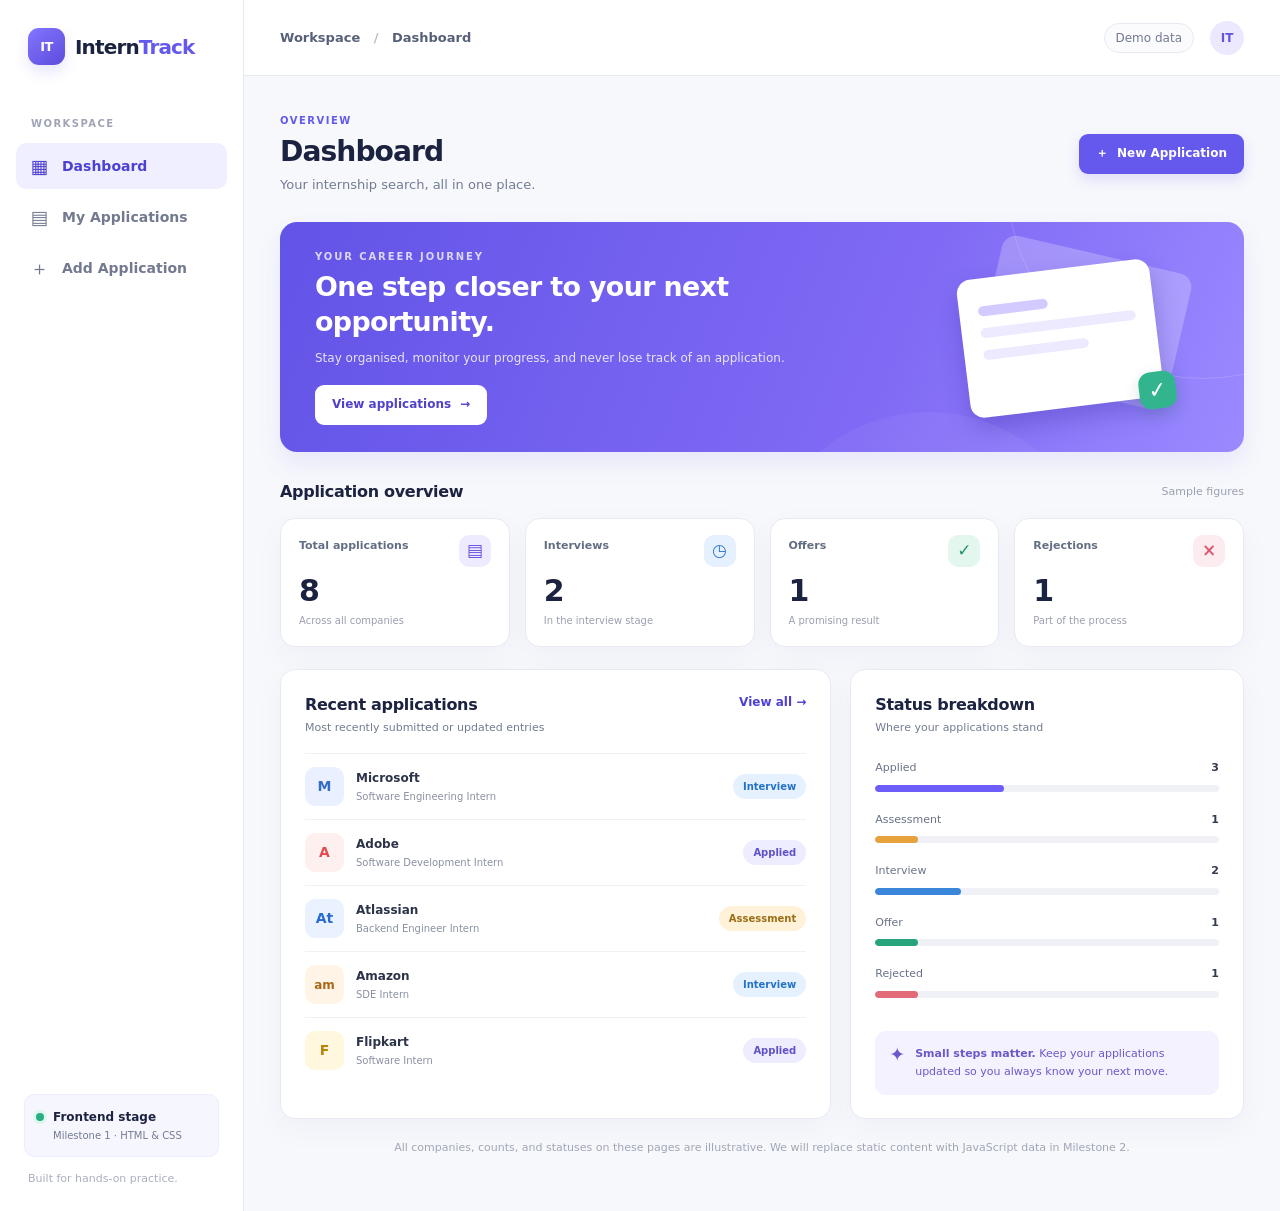
<file: index.html>
<!doctype html>
<html lang="en">
  <head>
    <meta charset="UTF-8" />
    <meta name="viewport" content="width=device-width, initial-scale=1.0" />
    <meta
      name="description"
      content="InternTrack — a simple internship application tracker."
    />
    <title>Dashboard | InternTrack</title>
    <link rel="stylesheet" href="css/style.css" />
  </head>
  <body>
    <div class="app-shell">
      <!-- Shared sidebar: keep the same links on every page. -->
      <aside class="sidebar">
        <a class="brand" href="index.html" aria-label="InternTrack home">
          <span class="brand-mark" aria-hidden="true">IT</span>
          <span>Intern<span class="brand-accent">Track</span></span>
        </a>
        <p class="nav-label">WORKSPACE</p>
        <nav class="side-nav" aria-label="Main navigation">
          <a class="nav-link active" href="index.html" aria-current="page"
            ><span class="nav-symbol" aria-hidden="true">▦</span> Dashboard</a
          >
          <a class="nav-link" href="applications.html"
            ><span class="nav-symbol" aria-hidden="true">▤</span> My
            Applications</a
          >
          <a class="nav-link" href="application-form.html"
            ><span class="nav-symbol" aria-hidden="true">＋</span> Add
            Application</a
          >
        </nav>
        <div class="sidebar-bottom">
          <div class="learning-card">
            <span class="learning-dot"></span>
            <div>
              <strong>Frontend stage</strong>
              <p>Milestone 1 · HTML &amp; CSS</p>
            </div>
          </div>
          <p class="sidebar-note">Built for hands-on practice.</p>
        </div>
      </aside>

      <div class="main-area">
        <header class="topbar">
          <p class="breadcrumb">Workspace <span>/</span> Dashboard</p>
          <div class="topbar-right">
            <span class="demo-indicator">Demo data</span>
            <div class="avatar" aria-label="Sample user avatar">IT</div>
          </div>
        </header>

        <main class="page-content">
          <div class="page-heading">
            <div>
              <p class="eyebrow">OVERVIEW</p>
              <h1>Dashboard</h1>
              <p class="page-subtitle">
                Your internship search, all in one place.
              </p>
            </div>
            <a class="btn btn-primary" href="application-form.html"
              ><span aria-hidden="true">＋</span> New Application</a
            >
          </div>

          <section class="hero-banner" aria-labelledby="hero-title">
            <div class="hero-content">
              <p class="hero-overline">YOUR CAREER JOURNEY</p>
              <h2 id="hero-title">One step closer to your next opportunity.</h2>
              <p>
                Stay organised, monitor your progress, and never lose track of
                an application.
              </p>
              <a class="btn btn-light" href="applications.html"
                >View applications <span aria-hidden="true">→</span></a
              >
            </div>
            <div class="hero-decor" aria-hidden="true">
              <div class="decor-card decor-card-back"></div>
              <div class="decor-card decor-card-front">
                <div class="decor-line decor-line-short"></div>
                <div class="decor-line"></div>
                <div class="decor-line decor-line-medium"></div>
                <div class="decor-chip">✓</div>
              </div>
            </div>
          </section>

          <section aria-labelledby="stats-title">
            <div class="section-header">
              <h2 id="stats-title">Application overview</h2>
              <span class="section-hint">Sample figures</span>
            </div>
            <div class="stats-grid">
              <article class="stat-card">
                <div class="stat-top">
                  <span>Total applications</span
                  ><span class="stat-icon stat-icon-violet" aria-hidden="true"
                    >▤</span
                  >
                </div>
                <p class="stat-number">8</p>
                <p class="stat-foot">Across all companies</p>
              </article>
              <article class="stat-card">
                <div class="stat-top">
                  <span>Interviews</span
                  ><span class="stat-icon stat-icon-blue" aria-hidden="true"
                    >◷</span
                  >
                </div>
                <p class="stat-number">2</p>
                <p class="stat-foot">In the interview stage</p>
              </article>
              <article class="stat-card">
                <div class="stat-top">
                  <span>Offers</span
                  ><span class="stat-icon stat-icon-green" aria-hidden="true"
                    >✓</span
                  >
                </div>
                <p class="stat-number">1</p>
                <p class="stat-foot">A promising result</p>
              </article>
              <article class="stat-card">
                <div class="stat-top">
                  <span>Rejections</span
                  ><span class="stat-icon stat-icon-red" aria-hidden="true"
                    >×</span
                  >
                </div>
                <p class="stat-number">1</p>
                <p class="stat-foot">Part of the process</p>
              </article>
            </div>
          </section>

          <div class="dashboard-grid">
            <section class="panel" aria-labelledby="recent-title">
              <div class="panel-heading">
                <div>
                  <h2 id="recent-title">Recent applications</h2>
                  <p>Most recently submitted or updated entries</p>
                </div>
                <a class="subtle-link" href="applications.html"
                  >View all <span aria-hidden="true">→</span></a
                >
              </div>
              <div class="recent-list">
                <div class="recent-row">
                  <div class="company-icon icon-ms">M</div>
                  <div class="recent-details">
                    <strong>Microsoft</strong
                    ><span>Software Engineering Intern</span>
                  </div>
                  <span class="status status-interview">Interview</span>
                </div>
                <div class="recent-row">
                  <div class="company-icon icon-adobe">A</div>
                  <div class="recent-details">
                    <strong>Adobe</strong
                    ><span>Software Development Intern</span>
                  </div>
                  <span class="status status-applied">Applied</span>
                </div>
                <div class="recent-row">
                  <div class="company-icon icon-atlassian">At</div>
                  <div class="recent-details">
                    <strong>Atlassian</strong
                    ><span>Backend Engineer Intern</span>
                  </div>
                  <span class="status status-assessment">Assessment</span>
                </div>
                <div class="recent-row">
                  <div class="company-icon icon-amazon">am</div>
                  <div class="recent-details">
                    <strong>Amazon</strong><span>SDE Intern</span>
                  </div>
                  <span class="status status-interview">Interview</span>
                </div>
                <div class="recent-row">
                  <div class="company-icon icon-flipkart">F</div>
                  <div class="recent-details">
                    <strong>Flipkart</strong><span>Software Intern</span>
                  </div>
                  <span class="status status-applied">Applied</span>
                </div>
              </div>
            </section>

            <section
              class="panel progress-panel"
              aria-labelledby="progress-title"
            >
              <div class="panel-heading">
                <div>
                  <h2 id="progress-title">Status breakdown</h2>
                  <p>Where your applications stand</p>
                </div>
              </div>
              <div class="progress-list">
                <div class="progress-item">
                  <div class="progress-line">
                    <span>Applied</span><strong>3</strong>
                  </div>
                  <div class="progress-track">
                    <span style="width: 37.5%; background: #6d5efc"></span>
                  </div>
                </div>
                <div class="progress-item">
                  <div class="progress-line">
                    <span>Assessment</span><strong>1</strong>
                  </div>
                  <div class="progress-track">
                    <span style="width: 12.5%; background: #e6a23c"></span>
                  </div>
                </div>
                <div class="progress-item">
                  <div class="progress-line">
                    <span>Interview</span><strong>2</strong>
                  </div>
                  <div class="progress-track">
                    <span style="width: 25%; background: #3a86db"></span>
                  </div>
                </div>
                <div class="progress-item">
                  <div class="progress-line">
                    <span>Offer</span><strong>1</strong>
                  </div>
                  <div class="progress-track">
                    <span style="width: 12.5%; background: #27a47b"></span>
                  </div>
                </div>
                <div class="progress-item">
                  <div class="progress-line">
                    <span>Rejected</span><strong>1</strong>
                  </div>
                  <div class="progress-track">
                    <span style="width: 12.5%; background: #e16b78"></span>
                  </div>
                </div>
              </div>
              <div class="tip-box">
                <span aria-hidden="true">✦</span>
                <p>
                  <strong>Small steps matter.</strong> Keep your applications
                  updated so you always know your next move.
                </p>
              </div>
            </section>
          </div>
          <p class="sample-note">
            All companies, counts, and statuses on these pages are illustrative.
            We will replace static content with JavaScript data in Milestone 2.
          </p>
        </main>
      </div>
    </div>
  </body>
</html>
</file>
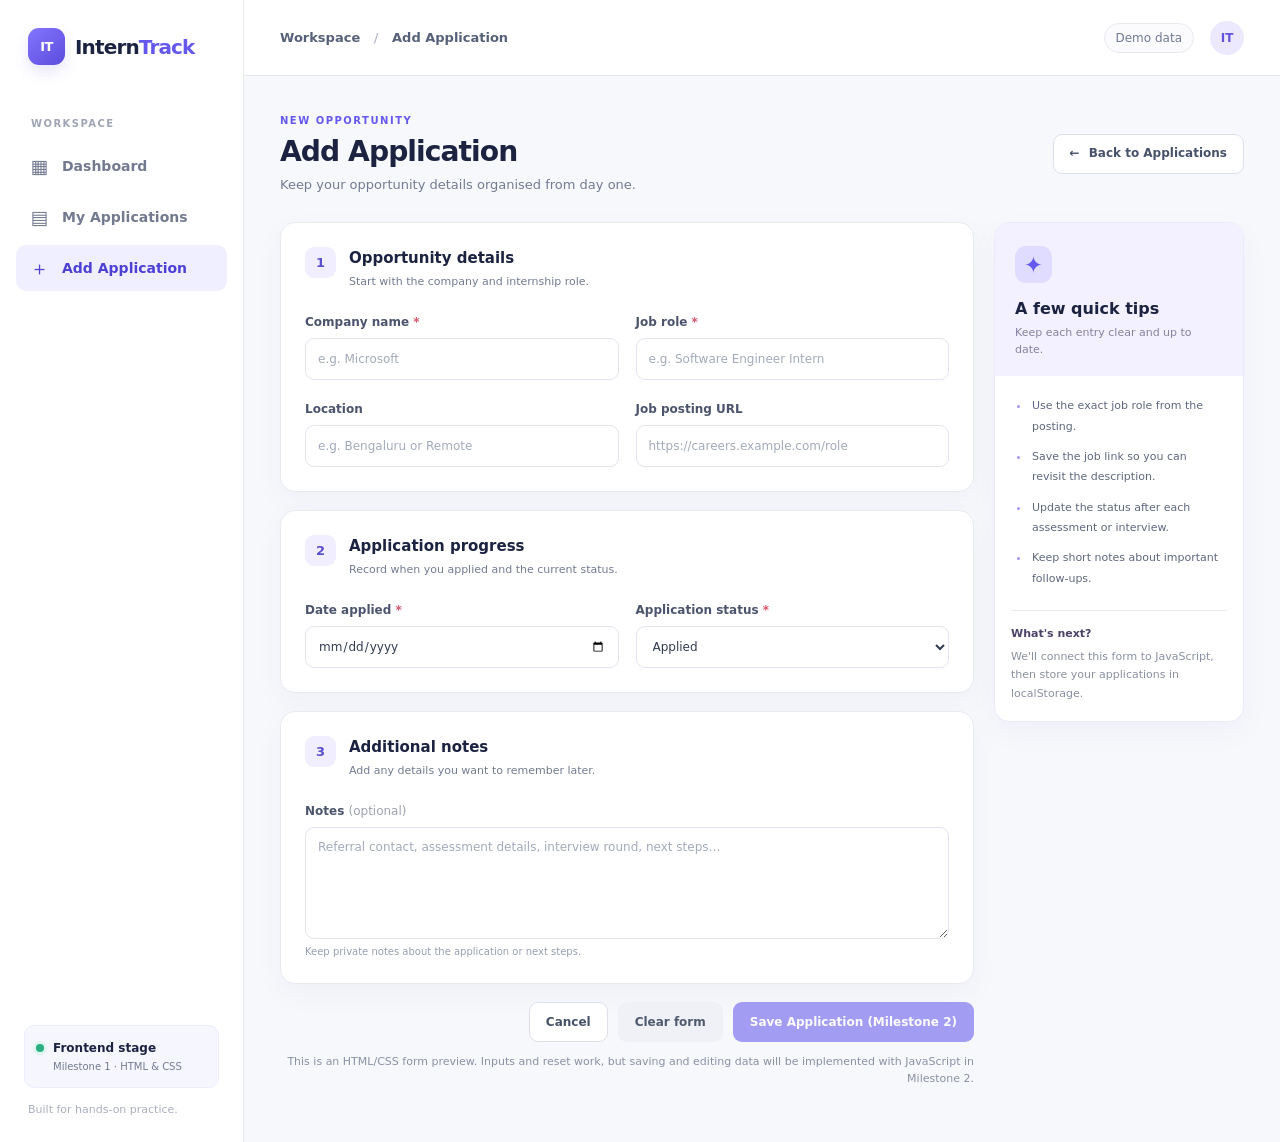
<file: application-form.html>
<!doctype html>
<html lang="en">
  <head>
    <meta charset="UTF-8" />
    <meta name="viewport" content="width=device-width, initial-scale=1.0" />
    <meta
      name="description"
      content="Add a new internship application to InternTrack."
    />
    <title>Add Application | InternTrack</title>
    <link rel="stylesheet" href="css/style.css" />
  </head>
  <body>
    <div class="app-shell">
      <aside class="sidebar">
        <a class="brand" href="index.html" aria-label="InternTrack home"
          ><span class="brand-mark" aria-hidden="true">IT</span
          ><span>Intern<span class="brand-accent">Track</span></span></a
        >
        <p class="nav-label">WORKSPACE</p>
        <nav class="side-nav" aria-label="Main navigation">
          <a class="nav-link" href="index.html"
            ><span class="nav-symbol" aria-hidden="true">▦</span> Dashboard</a
          >
          <a class="nav-link" href="applications.html"
            ><span class="nav-symbol" aria-hidden="true">▤</span> My
            Applications</a
          >
          <a
            class="nav-link active"
            href="application-form.html"
            aria-current="page"
            ><span class="nav-symbol" aria-hidden="true">＋</span> Add
            Application</a
          >
        </nav>
        <div class="sidebar-bottom">
          <div class="learning-card">
            <span class="learning-dot"></span>
            <div>
              <strong>Frontend stage</strong>
              <p>Milestone 1 · HTML &amp; CSS</p>
            </div>
          </div>
          <p class="sidebar-note">Built for hands-on practice.</p>
        </div>
      </aside>

      <div class="main-area">
        <header class="topbar">
          <p class="breadcrumb">Workspace <span>/</span> Add Application</p>
          <div class="topbar-right">
            <span class="demo-indicator">Demo data</span>
            <div class="avatar" aria-label="Sample user avatar">IT</div>
          </div>
        </header>
        <main class="page-content form-page">
          <div class="page-heading">
            <div>
              <p class="eyebrow">NEW OPPORTUNITY</p>
              <h1>Add Application</h1>
              <p class="page-subtitle">
                Keep your opportunity details organised from day one.
              </p>
            </div>
            <a class="btn btn-outline" href="applications.html"
              ><span aria-hidden="true">←</span> Back to Applications</a
            >
          </div>

          <div class="form-layout">
            <!-- The form is visually complete, but saving requires JavaScript (Milestone 2). -->
            <form
              id="application-form"
              class="application-form"
              autocomplete="on"
            >
              <section
                class="panel form-section"
                aria-labelledby="job-info-title"
              >
                <div class="form-section-title">
                  <span class="step-mark">1</span>
                  <div>
                    <h2 id="job-info-title">Opportunity details</h2>
                    <p>Start with the company and internship role.</p>
                  </div>
                </div>
                <div class="form-grid">
                  <div class="form-field">
                    <label for="company-name"
                      >Company name <span class="required">*</span></label
                    ><input
                      id="company-name"
                      name="company"
                      type="text"
                      placeholder="e.g. Microsoft"
                      required
                    />
                  </div>
                  <div class="form-field">
                    <label for="job-role"
                      >Job role <span class="required">*</span></label
                    ><input
                      id="job-role"
                      name="role"
                      type="text"
                      placeholder="e.g. Software Engineer Intern"
                      required
                    />
                  </div>
                  <div class="form-field">
                    <label for="job-location">Location</label
                    ><input
                      id="job-location"
                      name="location"
                      type="text"
                      placeholder="e.g. Bengaluru or Remote"
                    />
                  </div>
                  <div class="form-field">
                    <label for="job-link">Job posting URL</label
                    ><input
                      id="job-link"
                      name="jobLink"
                      type="url"
                      placeholder="https://careers.example.com/role"
                    />
                  </div>
                </div>
              </section>

              <section
                class="panel form-section"
                aria-labelledby="progress-info-title"
              >
                <div class="form-section-title">
                  <span class="step-mark">2</span>
                  <div>
                    <h2 id="progress-info-title">Application progress</h2>
                    <p>Record when you applied and the current status.</p>
                  </div>
                </div>
                <div class="form-grid">
                  <div class="form-field">
                    <label for="date-applied"
                      >Date applied <span class="required">*</span></label
                    ><input
                      id="date-applied"
                      name="dateApplied"
                      type="date"
                      required
                    />
                  </div>
                  <div class="form-field">
                    <label for="application-status"
                      >Application status <span class="required">*</span></label
                    ><select id="application-status" name="status" required>
                      <option value="applied">Applied</option>
                      <option value="assessment">Assessment</option>
                      <option value="interview">Interview</option>
                      <option value="offer">Offer</option>
                      <option value="rejected">Rejected</option>
                    </select>
                  </div>
                </div>
              </section>

              <section class="panel form-section" aria-labelledby="notes-title">
                <div class="form-section-title">
                  <span class="step-mark">3</span>
                  <div>
                    <h2 id="notes-title">Additional notes</h2>
                    <p>Add any details you want to remember later.</p>
                  </div>
                </div>
                <div class="form-field">
                  <label for="application-notes"
                    >Notes <span class="optional">(optional)</span></label
                  ><textarea
                    id="application-notes"
                    name="notes"
                    rows="5"
                    placeholder="Referral contact, assessment details, interview round, next steps…"
                  ></textarea>
                  <p class="field-hint">
                    Keep private notes about the application or next steps.
                  </p>
                </div>
              </section>

              <div class="form-actions">
                <a class="btn btn-outline" href="applications.html">Cancel</a
                ><button class="btn btn-muted" type="reset">Clear form</button
                ><button
                  class="btn btn-primary"
                  type="button"
                  disabled
                  title="Saving will be added in Milestone 2"
                >
                  Save Application (Milestone 2)
                </button>
              </div>
              <p class="form-disclaimer">
                This is an HTML/CSS form preview. Inputs and reset work, but
                saving and editing data will be implemented with JavaScript in
                Milestone 2.
              </p>
            </form>

            <aside class="form-help" aria-labelledby="help-title">
              <div class="help-top">
                <span class="help-icon" aria-hidden="true">✦</span>
                <h2 id="help-title">A few quick tips</h2>
                <p>Keep each entry clear and up to date.</p>
              </div>
              <ul>
                <li>Use the exact job role from the posting.</li>
                <li>Save the job link so you can revisit the description.</li>
                <li>Update the status after each assessment or interview.</li>
                <li>Keep short notes about important follow-ups.</li>
              </ul>
              <div class="help-bottom">
                <strong>What's next?</strong>
                <p>
                  We'll connect this form to JavaScript, then store your
                  applications in localStorage.
                </p>
              </div>
            </aside>
          </div>
        </main>
      </div>
    </div>
  </body>
</html>
</file>
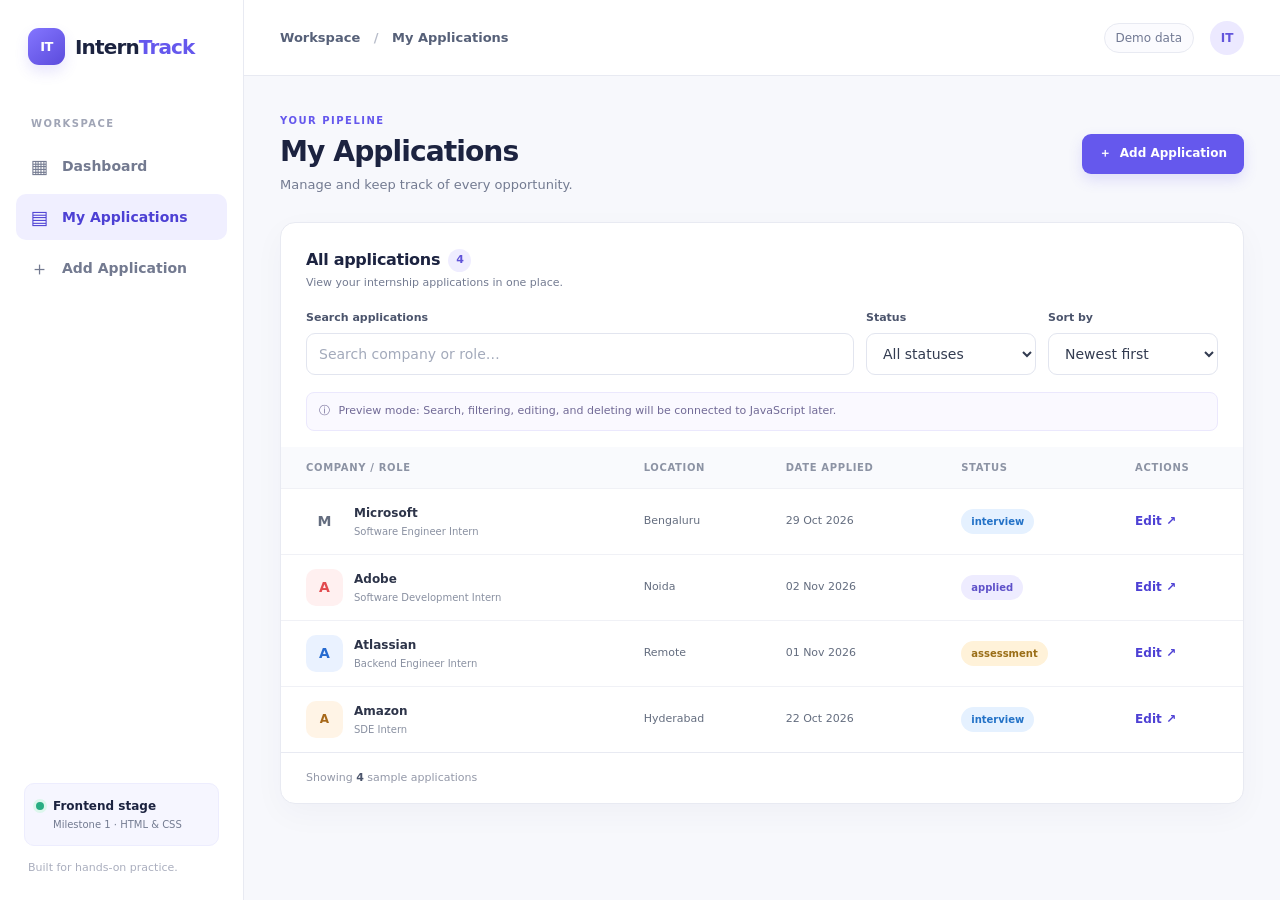
<file: applications.html>
<!doctype html>
<html lang="en">
  <head>
    <meta charset="UTF-8" />
    <meta name="viewport" content="width=device-width, initial-scale=1.0" />
    <meta
      name="description"
      content="Browse internship applications with InternTrack."
    />
    <title>My Applications | InternTrack</title>
    <link rel="stylesheet" href="css/style.css" />
  </head>
  <body>
    <div class="app-shell">
      <aside class="sidebar">
        <a class="brand" href="index.html" aria-label="InternTrack home"
          ><span class="brand-mark" aria-hidden="true">IT</span
          ><span>Intern<span class="brand-accent">Track</span></span></a
        >
        <p class="nav-label">WORKSPACE</p>
        <nav class="side-nav" aria-label="Main navigation">
          <a class="nav-link" href="index.html"
            ><span class="nav-symbol" aria-hidden="true">▦</span> Dashboard</a
          >
          <a
            class="nav-link active"
            href="applications.html"
            aria-current="page"
            ><span class="nav-symbol" aria-hidden="true">▤</span> My
            Applications</a
          >
          <a class="nav-link" href="application-form.html"
            ><span class="nav-symbol" aria-hidden="true">＋</span> Add
            Application</a
          >
        </nav>
        <div class="sidebar-bottom">
          <div class="learning-card">
            <span class="learning-dot"></span>
            <div>
              <strong>Frontend stage</strong>
              <p>Milestone 1 · HTML &amp; CSS</p>
            </div>
          </div>
          <p class="sidebar-note">Built for hands-on practice.</p>
        </div>
      </aside>

      <div class="main-area">
        <header class="topbar">
          <p class="breadcrumb">Workspace <span>/</span> My Applications</p>
          <div class="topbar-right">
            <span class="demo-indicator">Demo data</span>
            <div class="avatar" aria-label="Sample user avatar">IT</div>
          </div>
        </header>
        <main class="page-content">
          <div class="page-heading">
            <div>
              <p class="eyebrow">YOUR PIPELINE</p>
              <h1>My Applications</h1>
              <p class="page-subtitle">
                Manage and keep track of every opportunity.
              </p>
            </div>
            <a class="btn btn-primary" href="application-form.html"
              ><span aria-hidden="true">＋</span> Add Application</a
            >
          </div>

          <section
            class="panel application-panel"
            aria-labelledby="all-applications-title"
          >
            <div class="application-panel-heading">
              <div>
                <h2 id="all-applications-title">
                  All applications <span class="count-badge js-count-applications">0</span>
                </h2>
                <p>View your internship applications in one place.</p>
              </div>
            </div>
            <!-- These controls are visual only for Milestone 1. JavaScript will make them work. -->
            <div class="filter-bar">
              <div class="search-field">
                <label for="search-applications">Search applications</label
                ><input
                  id="search-applications"
                  type="search"
                  placeholder="Search company or role…"
                />
              </div>
              <div class="filter-field">
                <label for="filter-status">Status</label
                ><select id="filter-status">
                  <option value="all">All statuses</option>
                  <option>Applied</option>
                  <option>Assessment</option>
                  <option>Interview</option>
                  <option>Offer</option>
                  <option>Rejected</option>
                </select>
              </div>
              <div class="filter-field">
                <label for="sort-applications">Sort by</label
                ><select id="sort-applications">
                  <option>Newest first</option>
                  <option>Oldest first</option>
                  <option>Company A–Z</option>
                </select>
              </div>
            </div>
            <p class="prototype-message">
              <span aria-hidden="true">ⓘ</span> Preview mode: Search, filtering,
              editing, and deleting will be connected to JavaScript later.
            </p>

            <div class="table-scroll">
              <table class="applications-table">
                <thead>
                  <tr>
                    <th scope="col">Company / Role</th>
                    <th scope="col">Location</th>
                    <th scope="col">Date applied</th>
                    <th scope="col">Status</th>
                    <th scope="col">Actions</th>
                  </tr>
                </thead>
                <tbody class="js-applications"></tbody>
              </table>
            </div>
            <div class="table-footer">
              <p>Showing <strong class="js-count-applications">0</strong> sample applications</p>
            </div>
          </section>
        </main>
      </div>
    </div>
    <script src="js/application.js" type="module"></script>
  </body>
</html>
</file>
<file: css/style.css>
/* 1. Design tokens and defaults */
:root {
  --accent: #6558ed;
  --accent-dark: #4d40d4;
  --accent-soft: #f0efff;
  --text: #1c2340;
  --muted: #737b91;
  --border: #e8eaf2;
  --page: #f7f8fc;
  --white: #ffffff;
  --sidebar: #ffffff;
  --shadow: 0 10px 32px rgba(31, 38, 74, 0.035);
  --radius: 15px;
}

* {
  box-sizing: border-box;
}
html {
  font-family:
    Inter,
    ui-sans-serif,
    system-ui,
    -apple-system,
    BlinkMacSystemFont,
    "Segoe UI",
    sans-serif;
}
body {
  margin: 0;
  background: var(--page);
  color: var(--text);
  font-size: 14px;
  line-height: 1.5;
}
a {
  color: inherit;
  text-decoration: none;
}
button,
input,
select,
textarea {
  font: inherit;
}
button,
select {
  cursor: pointer;
}
button:disabled {
  cursor: not-allowed;
}
:focus-visible {
  outline: 3px solid rgba(101, 88, 237, 0.38);
  outline-offset: 3px;
}
h1,
h2,
h3,
p {
  margin-top: 0;
}

/* 2. Overall application layout */
.app-shell {
  display: grid;
  grid-template-columns: 244px minmax(0, 1fr);
  min-height: 100vh;
}
.sidebar {
  min-height: 100vh;
  background: var(--sidebar);
  border-right: 1px solid var(--border);
  padding: 28px 16px 24px;
  display: flex;
  flex-direction: column;
}
.brand {
  display: flex;
  align-items: center;
  gap: 10px;
  padding: 0 12px;
  font-size: 20px;
  font-weight: 800;
  letter-spacing: -0.85px;
  white-space: nowrap;
}
.brand-mark {
  width: 37px;
  height: 37px;
  flex: 0 0 37px;
  display: grid;
  place-items: center;
  border-radius: 11px;
  color: white;
  background: linear-gradient(140deg, #8476ff, #5b4bdc);
  font-size: 13px;
  letter-spacing: -0.5px;
  box-shadow: 0 7px 14px #6558ed26;
}
.brand-accent {
  color: var(--accent);
}
.nav-label {
  padding-left: 15px;
  margin: 51px 0 12px;
  font-size: 10px;
  letter-spacing: 1.45px;
  font-weight: 800;
  color: #a0a5b6;
}
.side-nav {
  display: flex;
  flex-direction: column;
  gap: 5px;
}
.nav-link {
  display: flex;
  align-items: center;
  gap: 13px;
  color: #737a90;
  min-height: 46px;
  border-radius: 10px;
  padding: 10px 14px;
  font-weight: 600;
  transition: 0.18s ease;
  white-space: nowrap;
}
.nav-link:hover {
  background: #f5f5fd;
  color: var(--accent-dark);
}
.nav-link.active {
  color: var(--accent-dark);
  background: var(--accent-soft);
}
.nav-symbol {
  width: 19px;
  text-align: center;
  font-size: 19px;
  font-weight: 500;
  line-height: 1;
}
.sidebar-bottom {
  margin-top: auto;
  padding: 30px 8px 0;
}
.learning-card {
  display: flex;
  gap: 9px;
  padding: 13px 11px;
  background: #f6f6ff;
  border: 1px solid #ededfe;
  border-radius: 10px;
}
.learning-dot {
  width: 8px;
  height: 8px;
  margin-top: 5px;
  border-radius: 50%;
  background: #29ad83;
  flex: 0 0 8px;
  box-shadow: 0 0 0 3px #ddf7ed;
}
.learning-card strong {
  display: block;
  font-size: 12px;
}
.learning-card p {
  margin: 2px 0 0;
  font-size: 10px;
  color: var(--muted);
}
.sidebar-note {
  margin: 14px 4px 0;
  color: #aaaebe;
  font-size: 11px;
}
.main-area {
  min-width: 0;
}
.topbar {
  height: 76px;
  padding: 0 36px;
  display: flex;
  align-items: center;
  justify-content: space-between;
  background: var(--white);
  border-bottom: 1px solid var(--border);
}
.breadcrumb {
  margin: 0;
  font-size: 13px;
  color: #566078;
  font-weight: 600;
}
.breadcrumb span {
  color: #b8bdca;
  padding: 0 9px;
}
.topbar-right {
  display: flex;
  align-items: center;
  gap: 16px;
}
.demo-indicator {
  color: #717993;
  font-size: 12px;
  border: 1px solid var(--border);
  border-radius: 50px;
  padding: 5px 11px;
  background: #fbfbfe;
}
.avatar {
  display: grid;
  place-items: center;
  width: 34px;
  height: 34px;
  border-radius: 50%;
  background: #ece9ff;
  color: #6255dc;
  font-size: 12px;
  font-weight: 800;
}
.page-content {
  width: min(100%, 1410px);
  margin: 0 auto;
  padding: 37px 36px 55px;
}
.page-heading {
  display: flex;
  justify-content: space-between;
  align-items: center;
  gap: 18px;
  margin-bottom: 28px;
}
.eyebrow {
  color: var(--accent);
  margin-bottom: 7px;
  letter-spacing: 1.5px;
  font-size: 10px;
  font-weight: 850;
}
h1 {
  font-size: clamp(25px, 2.2vw, 31px);
  letter-spacing: -0.95px;
  line-height: 1.2;
  margin-bottom: 6px;
}
.page-subtitle {
  margin-bottom: 0;
  color: var(--muted);
  font-size: 13px;
}
.btn {
  display: inline-flex;
  align-items: center;
  justify-content: center;
  gap: 9px;
  padding: 10px 16px;
  border: 1px solid transparent;
  border-radius: 9px;
  font-size: 12px;
  line-height: 1.45;
  font-weight: 750;
  min-height: 40px;
  text-align: center;
  transition:
    background 0.18s,
    transform 0.18s,
    border-color 0.18s;
}
.btn:not(:disabled):hover {
  transform: translateY(-1px);
}
.btn-primary {
  color: #fff;
  background: var(--accent);
  box-shadow: 0 6px 14px #6657eb2b;
}
.btn-primary:hover {
  background: var(--accent-dark);
}
.btn-light {
  background: white;
  color: #5041ca;
}
.btn-light:hover {
  background: #f0efff;
}
.btn-outline {
  border-color: #dedfec;
  background: white;
  color: #47526a;
}
.btn-outline:hover {
  border-color: #a9a5ee;
  color: var(--accent-dark);
}
.btn-muted {
  color: #4f596e;
  background: #eff1f7;
}
.btn-muted:hover {
  background: #e7e9f3;
}
.btn:disabled {
  opacity: 0.57;
  box-shadow: none;
}

/* 3. Dashboard */
.hero-banner {
  min-height: 215px;
  display: flex;
  position: relative;
  overflow: hidden;
  border-radius: 17px;
  padding: 27px 35px;
  color: white;
  align-items: center;
  justify-content: space-between;
  background: linear-gradient(112deg, #6254e7 0%, #806af5 63%, #9a8aff 100%);
  box-shadow: 0 12px 25px #6458e91b;
}
.hero-banner::before {
  content: "";
  position: absolute;
  width: 390px;
  height: 390px;
  border: 1px solid #ffffff27;
  border-radius: 50%;
  right: -155px;
  top: -235px;
}
.hero-banner::after {
  content: "";
  position: absolute;
  width: 340px;
  height: 340px;
  background: #ffffff0c;
  border-radius: 50%;
  right: 15%;
  bottom: -300px;
}
.hero-content {
  position: relative;
  z-index: 1;
  max-width: 520px;
}
.hero-overline {
  margin: 0 0 6px;
  font-size: 10px;
  font-weight: 850;
  letter-spacing: 1.9px;
  opacity: 0.76;
}
.hero-content h2 {
  font-size: clamp(20px, 2.1vw, 28px);
  line-height: 1.3;
  margin: 0 0 9px;
  letter-spacing: -0.65px;
  max-width: 510px;
}
.hero-content > p:not(.hero-overline) {
  max-width: 470px;
  margin-bottom: 18px;
  opacity: 0.84;
  font-size: 12px;
}
.hero-decor {
  align-self: stretch;
  flex: 0 0 250px;
  position: relative;
  margin-right: 20px;
}
.decor-card {
  position: absolute;
  width: 194px;
  height: 139px;
  border-radius: 14px;
  background: #fff;
}
.decor-card-back {
  top: 4px;
  right: 8px;
  transform: rotate(13deg);
  opacity: 0.23;
}
.decor-card-front {
  top: 20px;
  right: 32px;
  transform: rotate(-7deg);
  box-shadow: 0 12px 24px #2f24934a;
  padding: 28px 19px;
}
.decor-line {
  width: 100%;
  height: 10px;
  margin-bottom: 12px;
  background: #edeaff;
  border-radius: 8px;
}
.decor-line-short {
  width: 45%;
  background: #d3caff;
}
.decor-line-medium {
  width: 68%;
}
.decor-chip {
  width: 37px;
  height: 37px;
  display: grid;
  place-items: center;
  position: absolute;
  bottom: -12px;
  right: -12px;
  background: #32b58e;
  color: white;
  font-weight: 800;
  font-size: 22px;
  border-radius: 12px;
  box-shadow: 0 6px 15px #18664b33;
}
.section-header {
  display: flex;
  justify-content: space-between;
  align-items: center;
  gap: 12px;
  margin: 28px 0 14px;
}
.section-header h2 {
  margin: 0;
  font-size: 16px;
  letter-spacing: -0.3px;
}
.section-hint {
  color: #9a9fb0;
  font-size: 11px;
}
.stats-grid {
  display: grid;
  grid-template-columns: repeat(4, minmax(0, 1fr));
  gap: 15px;
}
.stat-card,
.panel {
  background: #fff;
  border: 1px solid var(--border);
  box-shadow: var(--shadow);
  border-radius: var(--radius);
}
.stat-card {
  min-width: 0;
  padding: 19px 18px 18px;
}
.stat-top {
  display: flex;
  align-items: flex-start;
  justify-content: space-between;
  gap: 8px;
  color: #636e82;
  font-size: 11px;
  font-weight: 650;
}
.stat-icon {
  display: grid;
  place-items: center;
  width: 32px;
  height: 32px;
  border-radius: 10px;
  font-size: 17px;
  font-weight: 750;
  margin-top: -3px;
  flex: 0 0 32px;
}
.stat-icon-violet {
  background: #eeebff;
  color: #6753df;
}
.stat-icon-blue {
  background: #e6f1ff;
  color: #3278d4;
}
.stat-icon-green {
  background: #e4f7ef;
  color: #23946b;
}
.stat-icon-red {
  background: #fdecef;
  color: #d95c74;
}
.stat-number {
  margin: 5px 0 0;
  font-size: 30px;
  font-weight: 800;
  letter-spacing: -1.1px;
  line-height: 1.25;
}
.stat-foot {
  margin: 3px 0 0;
  color: #9a9fb0;
  font-size: 10px;
}
.dashboard-grid {
  display: grid;
  grid-template-columns: minmax(0, 1.4fr) minmax(310px, 1fr);
  gap: 19px;
  margin-top: 22px;
}
.panel {
  min-width: 0;
}
.panel-heading {
  display: flex;
  justify-content: space-between;
  align-items: start;
  padding: 23px 24px 17px;
  gap: 15px;
}
.panel-heading h2,
.application-panel-heading h2 {
  font-size: 16px;
  letter-spacing: -0.3px;
  margin-bottom: 3px;
}
.panel-heading p,
.application-panel-heading p {
  font-size: 11px;
  color: var(--muted);
  margin-bottom: 0;
}
.subtle-link,
.table-link {
  color: var(--accent-dark);
  font-size: 12px;
  font-weight: 750;
  white-space: nowrap;
}
.subtle-link:hover,
.table-link:hover {
  text-decoration: underline;
}
.recent-list {
  padding: 0 24px 7px;
}
.recent-row {
  display: flex;
  align-items: center;
  gap: 12px;
  padding: 13px 0;
  border-top: 1px solid #f0f1f5;
}
.company-icon {
  flex: 0 0 39px;
  width: 39px;
  height: 39px;
  border-radius: 10px;
  display: grid;
  place-items: center;
  font-size: 14px;
  font-weight: 850;
}
.icon-ms {
  background: #eaf0ff;
  color: #326ec7;
}
.icon-adobe {
  background: #fff0f0;
  color: #e24b4f;
}
.icon-atlassian {
  background: #eaf2ff;
  color: #276bd0;
}
.icon-amazon {
  background: #fff4e6;
  color: #a76819;
  font-size: 12px;
}
.icon-flipkart {
  background: #fff8df;
  color: #b7850e;
}
.icon-paytm {
  background: #e4f8fd;
  color: #008aaa;
}
.icon-salesforce {
  background: #e8f6ff;
  color: #2390c3;
}
.icon-zomato {
  background: #ffe8ec;
  color: #d14b5b;
}
.recent-details,
.company-cell > div {
  display: flex;
  flex-direction: column;
  min-width: 0;
}
.recent-details {
  flex: 1;
}
.recent-details strong,
.company-cell strong {
  font-size: 12px;
  color: #2d3449;
}
.recent-details > span,
.company-cell > div > span {
  color: #8990a1;
  font-size: 10px;
  margin-top: 2px;
  overflow: hidden;
  text-overflow: ellipsis;
  white-space: nowrap;
}
.status {
  display: inline-block;
  width: fit-content;
  flex: 0 0 auto;
  border-radius: 50px;
  padding: 5px 10px;
  font-size: 10px;
  font-weight: 750;
  white-space: nowrap;
}
.status-applied {
  color: #5e51c9;
  background: #eeecff;
}
.status-assessment {
  color: #9a6e17;
  background: #fff2d9;
}
.status-interview {
  color: #2372c7;
  background: #e5f1ff;
}
.status-offer {
  color: #198860;
  background: #def6ea;
}
.status-rejected {
  color: #c0485a;
  background: #ffe9ec;
}
.progress-list {
  padding: 7px 24px 13px;
}
.progress-item {
  margin: 0 0 20px;
}
.progress-line {
  display: flex;
  align-items: center;
  justify-content: space-between;
  margin-bottom: 8px;
  font-size: 11px;
  color: #697286;
}
.progress-line strong {
  color: #333b50;
}
.progress-track {
  overflow: hidden;
  height: 7px;
  background: #f0f1f7;
  border-radius: 8px;
}
.progress-track > span {
  display: block;
  height: 100%;
  border-radius: inherit;
}
.tip-box {
  display: flex;
  gap: 10px;
  background: #f4f2ff;
  color: #6959cb;
  margin: 0 24px 23px;
  border-radius: 11px;
  padding: 14px;
}
.tip-box > span {
  font-size: 19px;
  line-height: 1;
}
.tip-box p {
  margin: 0;
  font-size: 11px;
  line-height: 1.65;
}
.sample-note {
  margin: 21px 0 0;
  text-align: center;
  font-size: 11px;
  color: #a0a5b5;
}

/* 4. Applications page */
.application-panel {
  overflow: hidden;
}
.application-panel-heading {
  padding: 25px 25px 18px;
}
.application-panel-heading h2 {
  display: flex;
  align-items: center;
  gap: 8px;
}
.count-badge {
  display: inline-grid;
  place-items: center;
  background: #efedff;
  color: #6053d8;
  border-radius: 20px;
  min-width: 23px;
  padding: 3px 8px;
  font-size: 11px;
}
.filter-bar {
  display: grid;
  grid-template-columns: minmax(230px, 1fr) 170px 170px;
  gap: 12px;
  padding: 0 25px 17px;
}
.search-field,
.filter-field,
.form-field {
  display: flex;
  flex-direction: column;
  gap: 7px;
  min-width: 0;
}
.search-field label,
.filter-field label,
.form-field label {
  color: #4b546c;
  font-size: 11px;
  font-weight: 750;
}
input,
select,
textarea {
  width: 100%;
  min-width: 0;
  border: 1px solid #e2e5ef;
  border-radius: 9px;
  padding: 10px 12px;
  outline: none;
  background: #fff;
  color: #323b50;
  transition:
    border-color 0.17s,
    box-shadow 0.17s;
}
input,
select {
  height: 42px;
}
input::placeholder,
textarea::placeholder {
  color: #a3aabb;
}
input:focus,
select:focus,
textarea:focus {
  border-color: #9186fa;
  box-shadow: 0 0 0 3px #eeeaff;
}
.prototype-message {
  margin: 0 25px 16px;
  color: #716a96;
  border: 1px solid #ebe8fd;
  background: #faf9ff;
  padding: 10px 12px;
  border-radius: 8px;
  font-size: 11px;
}
.prototype-message span {
  margin-right: 5px;
}
.table-scroll {
  overflow-x: auto;
}
.applications-table {
  border-collapse: collapse;
  width: 100%;
  min-width: 800px;
  text-align: left;
}
.applications-table thead {
  background: #f9fafd;
}
.applications-table th {
  padding: 13px 25px;
  color: #8c93a4;
  font-size: 10px;
  text-transform: uppercase;
  letter-spacing: 0.65px;
  font-weight: 800;
}
.applications-table td {
  padding: 14px 25px;
  font-size: 11px;
  color: #646d7f;
  border-top: 1px solid #f0f1f6;
  vertical-align: middle;
}
.applications-table tbody tr:hover {
  background: #fcfcff;
}
.company-cell {
  display: flex;
  align-items: center;
  gap: 11px;
  min-width: 215px;
}
.company-cell .company-icon {
  width: 37px;
  height: 37px;
  flex-basis: 37px;
}
.table-footer {
  display: flex;
  justify-content: space-between;
  gap: 10px;
  align-items: center;
  padding: 17px 25px;
  border-top: 1px solid var(--border);
  font-size: 11px;
  color: #9398a8;
}
.table-footer p {
  margin: 0;
}
.table-footer strong {
  color: #4c556c;
}

/* 5. Add Application page */
.form-page {
  max-width: 1410px;
}
.form-layout {
  display: grid;
  grid-template-columns: minmax(0, 1fr) 250px;
  align-items: start;
  gap: 20px;
}
.application-form {
  min-width: 0;
}
.form-section {
  padding: 24px;
  margin-bottom: 18px;
}
.form-section-title {
  display: flex;
  gap: 13px;
  align-items: start;
  margin-bottom: 23px;
}
.step-mark {
  display: grid;
  place-items: center;
  flex: 0 0 31px;
  height: 31px;
  border-radius: 9px;
  background: #f0eeff;
  color: #5b50cb;
  font-size: 13px;
  font-weight: 850;
}
.form-section-title h2 {
  font-size: 15px;
  margin: 0 0 4px;
}
.form-section-title p {
  color: var(--muted);
  margin: 0;
  font-size: 11px;
}
.form-grid {
  display: grid;
  grid-template-columns: repeat(2, minmax(0, 1fr));
  column-gap: 17px;
  row-gap: 20px;
}
.form-field label {
  font-size: 12px;
}
.form-field input,
.form-field select,
.form-field textarea {
  font-size: 12px;
}
.form-field textarea {
  resize: vertical;
  min-height: 110px;
}
.required {
  color: #d75368;
}
.optional {
  font-weight: 500;
  color: #9da2b1;
}
.field-hint {
  margin: -2px 0 0;
  color: #979eaf;
  font-size: 10px;
}
.form-actions {
  display: flex;
  justify-content: flex-end;
  flex-wrap: wrap;
  align-items: center;
  gap: 10px;
}
.form-disclaimer {
  margin: 12px 0 0;
  text-align: right;
  font-size: 11px;
  color: #8991a3;
}
.form-help {
  overflow: hidden;
  border: 1px solid #ebe9fc;
  background: #fff;
  border-radius: var(--radius);
  box-shadow: var(--shadow);
}
.help-top {
  background: #f3f1ff;
  padding: 23px 20px 18px;
}
.help-icon {
  display: grid;
  place-items: center;
  width: 37px;
  height: 37px;
  border-radius: 11px;
  background: #e0dcff;
  color: var(--accent);
  margin-bottom: 14px;
  font-size: 23px;
}
.help-top h2 {
  font-size: 16px;
  margin-bottom: 4px;
}
.help-top p {
  font-size: 11px;
  color: #86819f;
  margin: 0;
}
.form-help ul {
  margin: 0;
  padding: 20px 20px 10px 35px;
  color: #5e677d;
  font-size: 11px;
  line-height: 1.85;
}
.form-help li {
  margin-bottom: 10px;
  padding-left: 2px;
}
.form-help li::marker {
  color: #a198fa;
}
.help-bottom {
  margin: 1px 16px 17px;
  border-top: 1px solid var(--border);
  padding-top: 15px;
  font-size: 11px;
}
.help-bottom strong {
  color: #4d4268;
}
.help-bottom p {
  color: #8b90a2;
  margin: 5px 0 0;
  line-height: 1.7;
}

/* 6. Responsive layout */
@media (max-width: 1170px) {
  .dashboard-grid {
    grid-template-columns: minmax(0, 1fr);
  }
  .form-layout {
    grid-template-columns: minmax(0, 1fr);
  }
  .form-help {
    display: none;
  }
  .filter-bar {
    grid-template-columns: minmax(200px, 1fr) repeat(2, minmax(130px, 170px));
  }
}
@media (max-width: 920px) {
  .app-shell {
    grid-template-columns: 1fr;
  }
  .sidebar {
    min-height: auto;
    padding: 14px 20px;
    flex-direction: row;
    align-items: center;
    gap: 22px;
    border-right: 0;
    border-bottom: 1px solid var(--border);
  }
  .brand {
    font-size: 17px;
    padding: 0;
  }
  .brand-mark {
    width: 33px;
    height: 33px;
    flex-basis: 33px;
  }
  .side-nav {
    flex: 1;
    flex-direction: row;
    justify-content: flex-end;
    gap: 2px;
  }
  .nav-link {
    min-height: 38px;
    padding: 8px;
    font-size: 11px;
    gap: 5px;
  }
  .nav-symbol {
    font-size: 15px;
    width: 15px;
  }
  .nav-label,
  .sidebar-bottom {
    display: none;
  }
  .topbar {
    height: 62px;
    padding: 0 25px;
  }
  .page-content {
    padding: 30px 25px 45px;
  }
}
@media (max-width: 700px) {
  .stats-grid {
    grid-template-columns: repeat(2, minmax(0, 1fr));
  }
  .hero-decor {
    display: none;
  }
  .hero-banner {
    padding: 27px;
  }
  .filter-bar {
    grid-template-columns: repeat(2, minmax(0, 1fr));
  }
  .search-field {
    grid-column: 1 / -1;
  }
  .form-grid {
    grid-template-columns: 1fr;
  }
}
@media (max-width: 520px) {
  .sidebar {
    align-items: stretch;
    flex-direction: column;
    gap: 12px;
    padding: 14px;
  }
  .side-nav {
    display: grid;
    grid-template-columns: repeat(3, minmax(0, 1fr));
    gap: 3px;
  }
  .nav-link {
    padding: 9px 4px;
    font-size: 10px;
    line-height: 1.3;
    flex-direction: column;
    text-align: center;
    white-space: normal;
  }
  .nav-symbol {
    width: auto;
  }
  .topbar {
    height: 55px;
    padding: 0 16px;
  }
  .demo-indicator {
    display: none;
  }
  .page-content {
    padding: 24px 15px 37px;
  }
  .page-heading {
    align-items: flex-start;
    flex-direction: column;
    gap: 14px;
  }
  .page-heading .btn {
    width: 100%;
  }
  .hero-banner {
    min-height: 215px;
    padding: 23px;
  }
  .hero-content h2 {
    font-size: 21px;
  }
  .stats-grid {
    gap: 10px;
  }
  .stat-card {
    padding: 15px;
  }
  .stat-number {
    font-size: 26px;
  }
  .stat-top {
    font-size: 10px;
  }
  .panel-heading {
    padding: 20px 15px 14px;
  }
  .recent-list {
    padding: 0 15px 10px;
  }
  .recent-row {
    gap: 9px;
  }
  .recent-details strong {
    font-size: 11px;
  }
  .recent-details > span {
    font-size: 9px;
  }
  .status {
    padding: 5px 7px;
    font-size: 9px;
  }
  .progress-list {
    padding: 5px 15px 13px;
  }
  .tip-box {
    margin: 0 15px 18px;
  }
  .application-panel-heading {
    padding: 21px 15px 17px;
  }
  .filter-bar {
    padding: 0 15px 13px;
    gap: 10px;
  }
  .prototype-message {
    margin: 0 15px 13px;
  }
  .table-footer {
    padding: 14px 15px;
    flex-direction: column;
    align-items: flex-start;
  }
  .form-section {
    padding: 19px 15px;
  }
  .form-actions {
    justify-content: flex-start;
  }
  .form-actions .btn {
    flex: 1 0 auto;
  }
  .form-actions .btn:last-child {
    width: 100%;
  }
  .form-disclaimer {
    text-align: left;
  }
}
</file>
